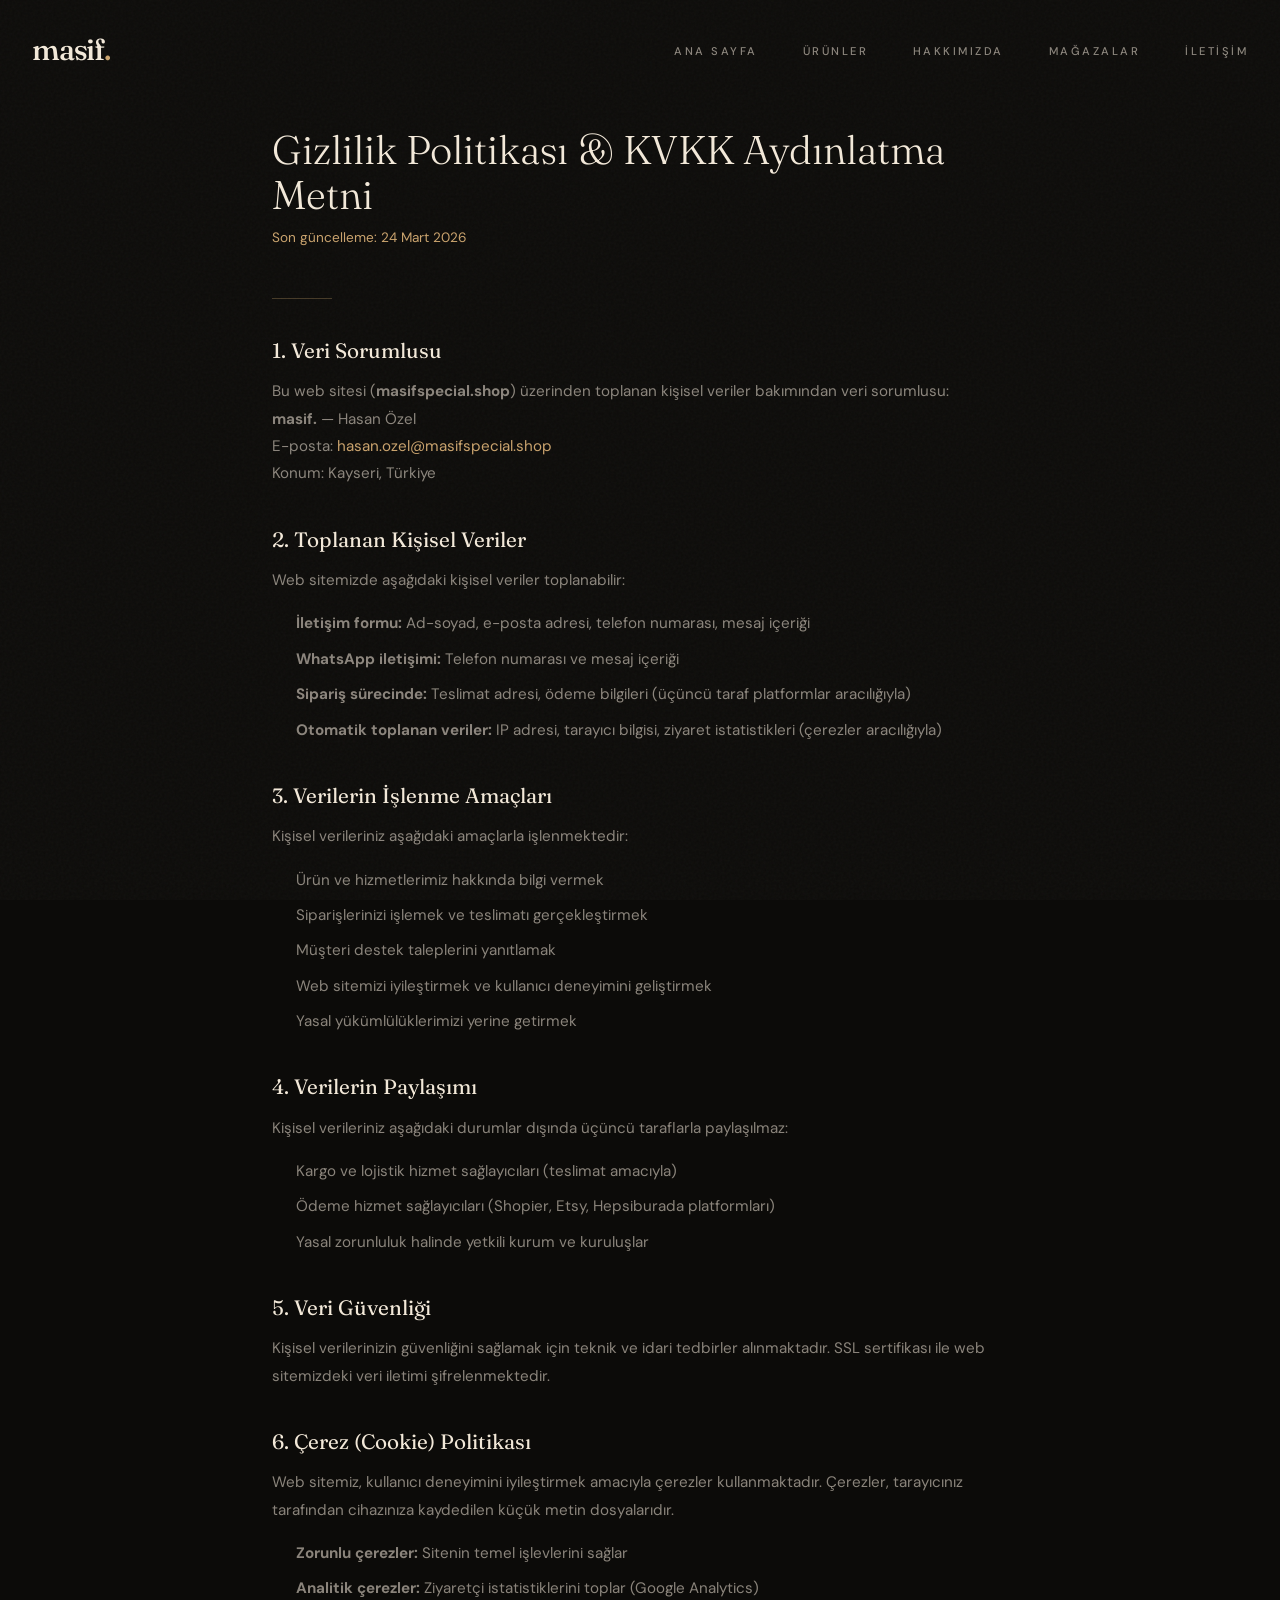
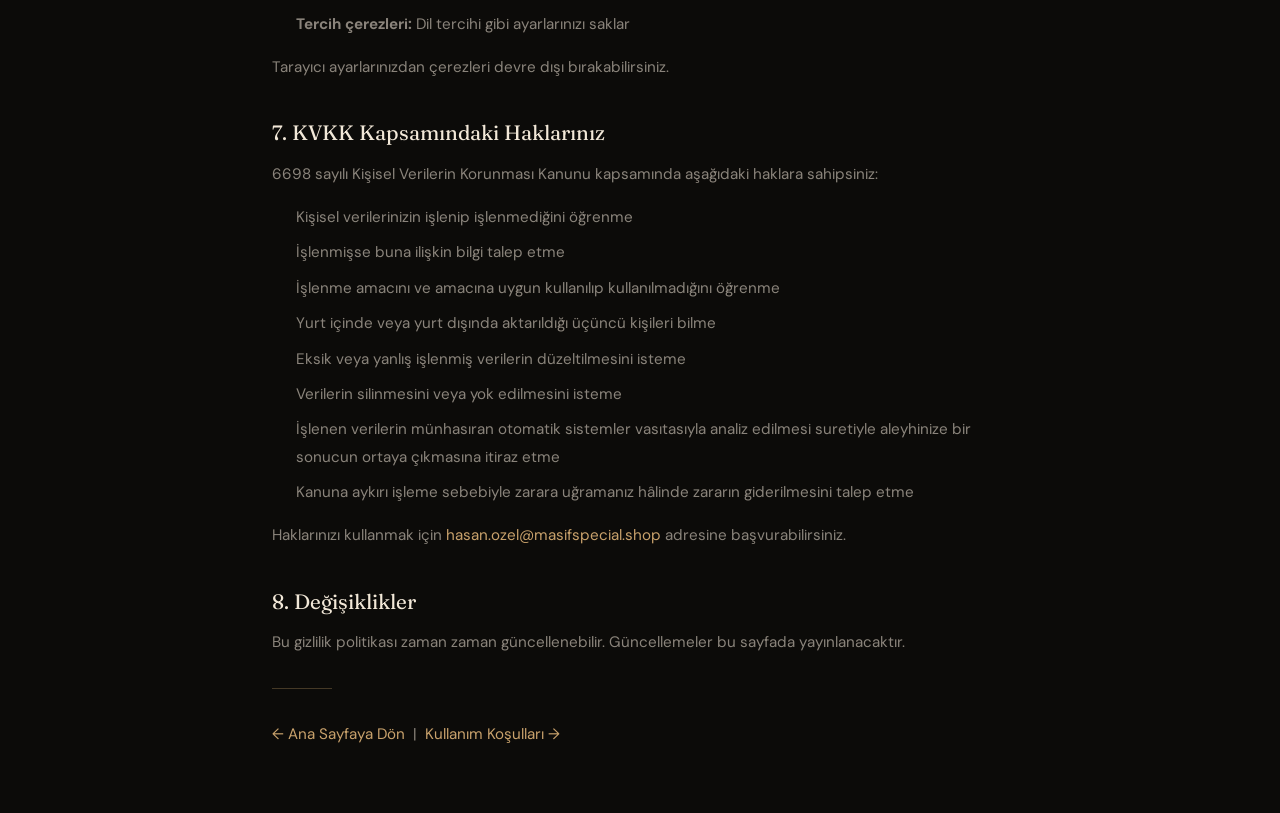
<file: gizlilik-politikasi.html>
<!doctype html>
<html lang="tr">
<head>
  <meta charset="UTF-8"/>
  <meta name="viewport" content="width=device-width, initial-scale=1.0"/>
  <title>Gizlilik Politikası — masif.</title>
  <meta name="description" content="masif. gizlilik politikası ve KVKK aydınlatma metni. Kişisel verilerin korunması hakkında bilgilendirme."/>
  <link rel="canonical" href="https://www.masifspecial.shop/gizlilik-politikasi.html"/>
  <link rel="preconnect" href="https://fonts.googleapis.com"/>
  <link rel="preconnect" href="https://fonts.gstatic.com" crossorigin/>
  <link href="https://fonts.googleapis.com/css2?family=Fraunces:ital,opsz,wght@0,9..144,300;0,9..144,400;0,9..144,500;1,9..144,300;1,9..144,400;1,9..144,500&family=DM+Sans:opsz,wght@9..40,300;9..40,400;9..40,500;9..40,600&display=swap" rel="stylesheet"/>
  <link rel="stylesheet" href="style.css"/>
  <style>
    .legal-page { padding: 8rem 2rem 4rem; max-width: 800px; margin: 0 auto; }
    .legal-page h1 { font-family: var(--font-display, 'Fraunces', serif); font-size: clamp(1.8rem, 4vw, 2.5rem); font-weight: 300; color: var(--text-primary, #f5f0eb); margin-bottom: 0.5rem; }
    .legal-page .last-updated { color: var(--accent, #c9a26c); font-size: 0.85rem; margin-bottom: 3rem; }
    .legal-page h2 { font-family: var(--font-display, 'Fraunces', serif); font-size: 1.3rem; font-weight: 400; color: var(--text-primary, #f5f0eb); margin: 2.5rem 0 1rem; }
    .legal-page p, .legal-page li { color: var(--text-secondary, rgba(245,240,235,0.6)); font-size: 0.95rem; line-height: 1.8; }
    .legal-page ul { padding-left: 1.5rem; margin: 1rem 0; }
    .legal-page li { margin-bottom: 0.5rem; }
    .legal-page a { color: var(--accent, #c9a26c); text-decoration: none; }
    .legal-page a:hover { text-decoration: underline; }
    .legal-divider { width: 60px; height: 1px; background: var(--accent, #c9a26c); margin: 2rem 0; opacity: 0.3; }
  </style>
</head>
<body>
  <nav class="navbar" id="navbar">
    <div class="container">
      <a href="index.html" class="logo">masif<span>.</span></a>
      <ul class="nav-links" id="navLinks">
        <li><a href="index.html">Ana Sayfa</a></li>
        <li><a href="index.html#urunler">Ürünler</a></li>
        <li><a href="index.html#hakkimizda">Hakkımızda</a></li>
        <li><a href="index.html#magazalar">Mağazalar</a></li>
        <li><a href="index.html#iletisim">İletişim</a></li>
      </ul>
      <button class="menu-toggle" id="menuToggle" aria-label="Menü">
        <span></span><span></span><span></span>
      </button>
    </div>
  </nav>
  <div class="nav-overlay" id="navOverlay"></div>

  <section class="legal-page">
    <h1>Gizlilik Politikası & KVKK Aydınlatma Metni</h1>
    <p class="last-updated">Son güncelleme: 24 Mart 2026</p>

    <div class="legal-divider"></div>

    <h2>1. Veri Sorumlusu</h2>
    <p>Bu web sitesi (<strong>masifspecial.shop</strong>) üzerinden toplanan kişisel veriler bakımından veri sorumlusu:</p>
    <p><strong>masif.</strong> — Hasan Özel<br/>
    E-posta: <a href="mailto:hasan.ozel@masifspecial.shop">hasan.ozel@masifspecial.shop</a><br/>
    Konum: Kayseri, Türkiye</p>

    <h2>2. Toplanan Kişisel Veriler</h2>
    <p>Web sitemizde aşağıdaki kişisel veriler toplanabilir:</p>
    <ul>
      <li><strong>İletişim formu:</strong> Ad-soyad, e-posta adresi, telefon numarası, mesaj içeriği</li>
      <li><strong>WhatsApp iletişimi:</strong> Telefon numarası ve mesaj içeriği</li>
      <li><strong>Sipariş sürecinde:</strong> Teslimat adresi, ödeme bilgileri (üçüncü taraf platformlar aracılığıyla)</li>
      <li><strong>Otomatik toplanan veriler:</strong> IP adresi, tarayıcı bilgisi, ziyaret istatistikleri (çerezler aracılığıyla)</li>
    </ul>

    <h2>3. Verilerin İşlenme Amaçları</h2>
    <p>Kişisel verileriniz aşağıdaki amaçlarla işlenmektedir:</p>
    <ul>
      <li>Ürün ve hizmetlerimiz hakkında bilgi vermek</li>
      <li>Siparişlerinizi işlemek ve teslimatı gerçekleştirmek</li>
      <li>Müşteri destek taleplerini yanıtlamak</li>
      <li>Web sitemizi iyileştirmek ve kullanıcı deneyimini geliştirmek</li>
      <li>Yasal yükümlülüklerimizi yerine getirmek</li>
    </ul>

    <h2>4. Verilerin Paylaşımı</h2>
    <p>Kişisel verileriniz aşağıdaki durumlar dışında üçüncü taraflarla paylaşılmaz:</p>
    <ul>
      <li>Kargo ve lojistik hizmet sağlayıcıları (teslimat amacıyla)</li>
      <li>Ödeme hizmet sağlayıcıları (Shopier, Etsy, Hepsiburada platformları)</li>
      <li>Yasal zorunluluk halinde yetkili kurum ve kuruluşlar</li>
    </ul>

    <h2>5. Veri Güvenliği</h2>
    <p>Kişisel verilerinizin güvenliğini sağlamak için teknik ve idari tedbirler alınmaktadır. SSL sertifikası ile web sitemizdeki veri iletimi şifrelenmektedir.</p>

    <h2>6. Çerez (Cookie) Politikası</h2>
    <p>Web sitemiz, kullanıcı deneyimini iyileştirmek amacıyla çerezler kullanmaktadır. Çerezler, tarayıcınız tarafından cihazınıza kaydedilen küçük metin dosyalarıdır.</p>
    <ul>
      <li><strong>Zorunlu çerezler:</strong> Sitenin temel işlevlerini sağlar</li>
      <li><strong>Analitik çerezler:</strong> Ziyaretçi istatistiklerini toplar (Google Analytics)</li>
      <li><strong>Tercih çerezleri:</strong> Dil tercihi gibi ayarlarınızı saklar</li>
    </ul>
    <p>Tarayıcı ayarlarınızdan çerezleri devre dışı bırakabilirsiniz.</p>

    <h2>7. KVKK Kapsamındaki Haklarınız</h2>
    <p>6698 sayılı Kişisel Verilerin Korunması Kanunu kapsamında aşağıdaki haklara sahipsiniz:</p>
    <ul>
      <li>Kişisel verilerinizin işlenip işlenmediğini öğrenme</li>
      <li>İşlenmişse buna ilişkin bilgi talep etme</li>
      <li>İşlenme amacını ve amacına uygun kullanılıp kullanılmadığını öğrenme</li>
      <li>Yurt içinde veya yurt dışında aktarıldığı üçüncü kişileri bilme</li>
      <li>Eksik veya yanlış işlenmiş verilerin düzeltilmesini isteme</li>
      <li>Verilerin silinmesini veya yok edilmesini isteme</li>
      <li>İşlenen verilerin münhasıran otomatik sistemler vasıtasıyla analiz edilmesi suretiyle aleyhinize bir sonucun ortaya çıkmasına itiraz etme</li>
      <li>Kanuna aykırı işleme sebebiyle zarara uğramanız hâlinde zararın giderilmesini talep etme</li>
    </ul>
    <p>Haklarınızı kullanmak için <a href="mailto:hasan.ozel@masifspecial.shop">hasan.ozel@masifspecial.shop</a> adresine başvurabilirsiniz.</p>

    <h2>8. Değişiklikler</h2>
    <p>Bu gizlilik politikası zaman zaman güncellenebilir. Güncellemeler bu sayfada yayınlanacaktır.</p>

    <div class="legal-divider"></div>
    <p><a href="index.html">← Ana Sayfaya Dön</a> &nbsp;|&nbsp; <a href="kullanim-kosullari.html">Kullanım Koşulları →</a></p>
  </section>

  <script src="script.js"></script>
</body>
</html>
</file>
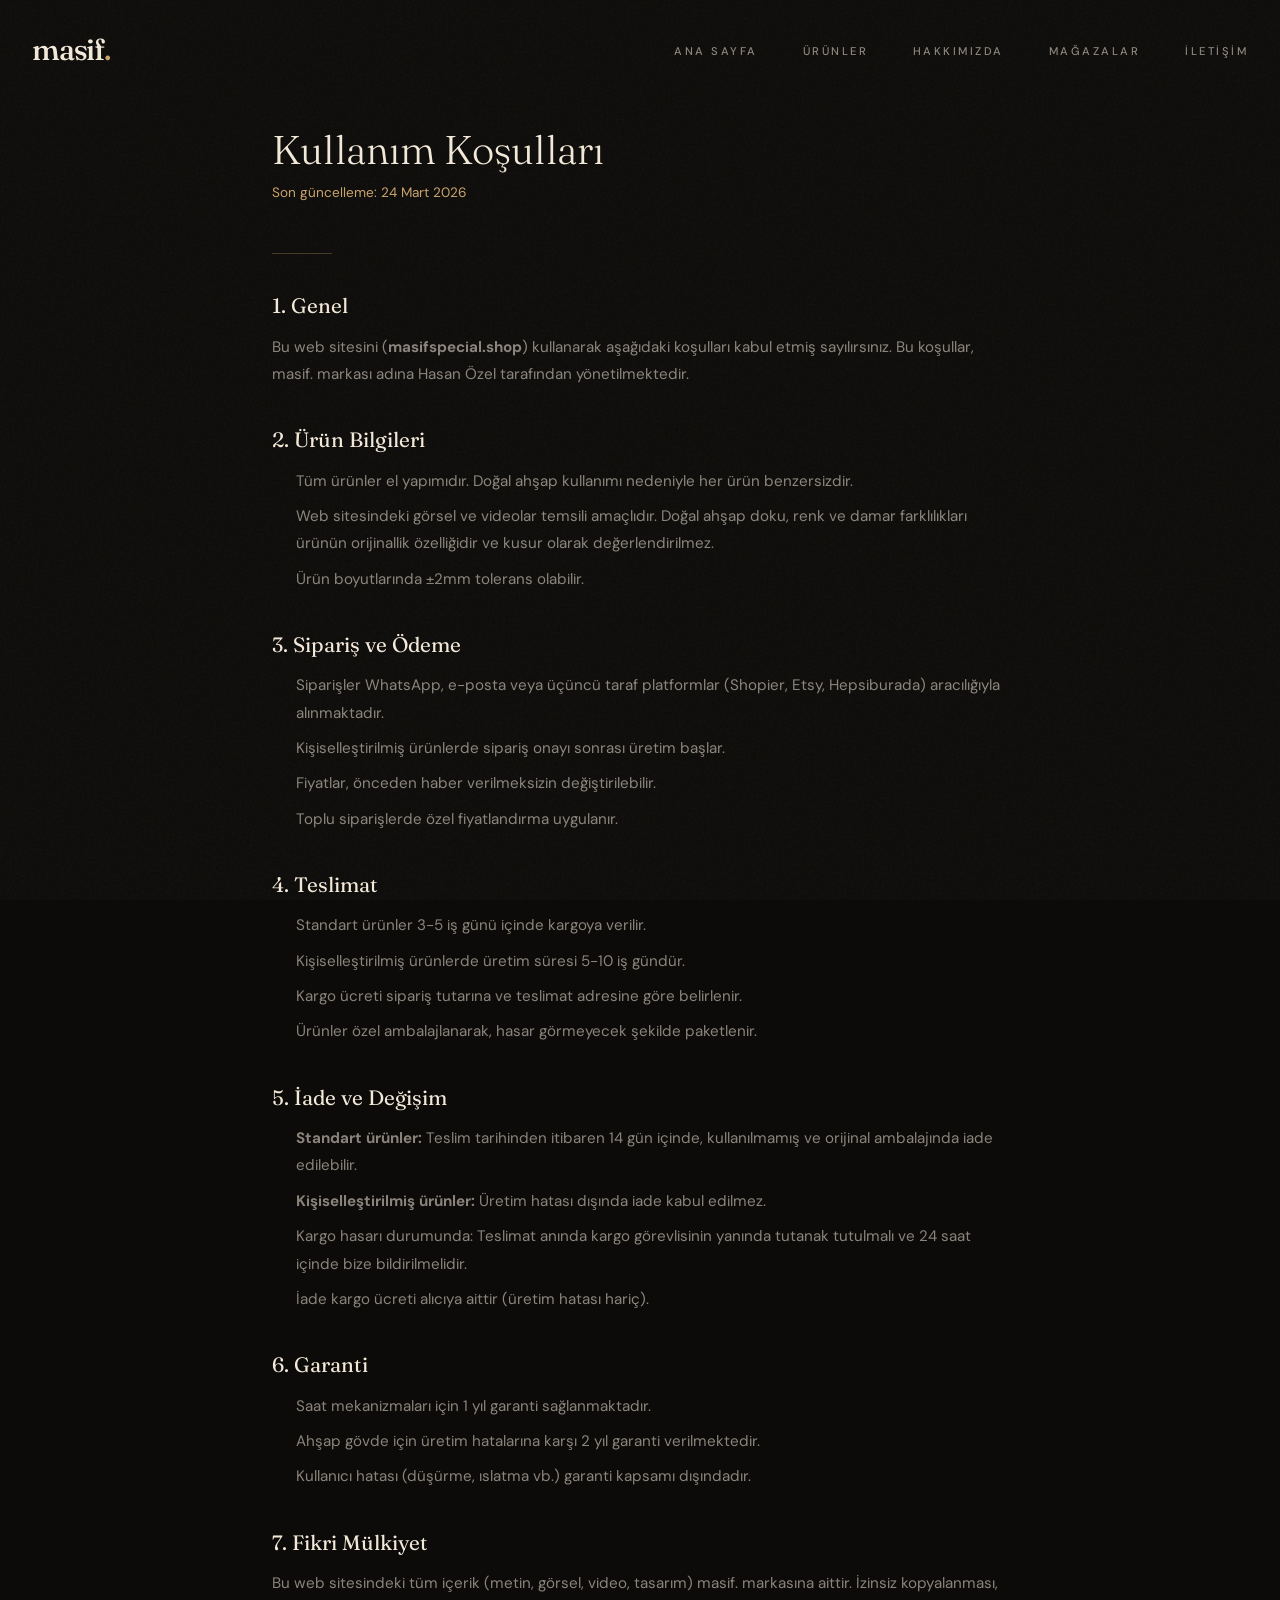
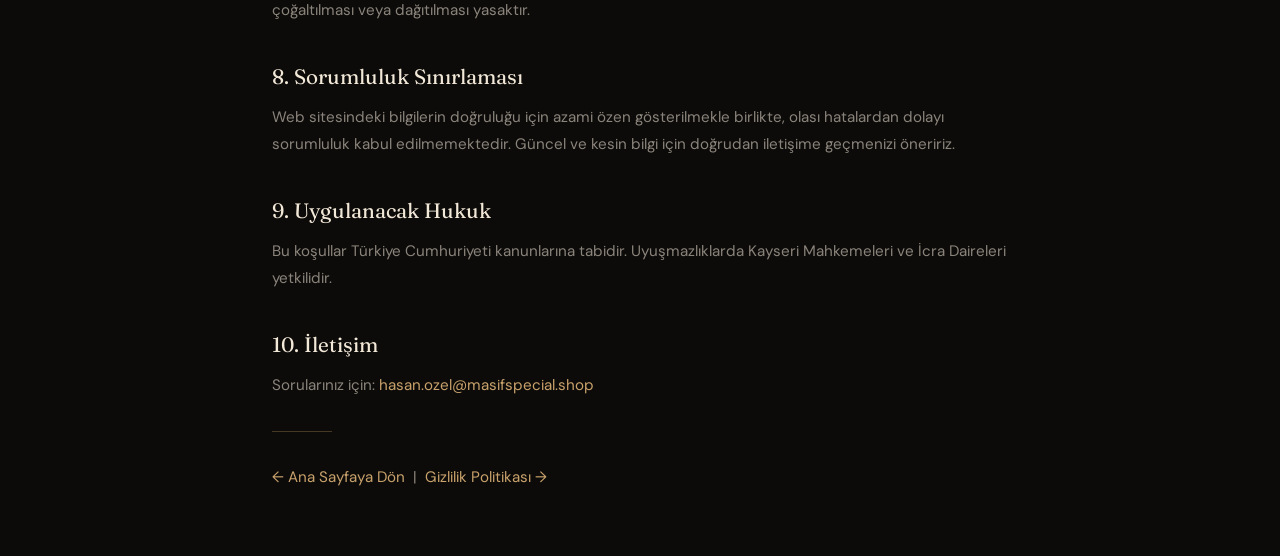
<file: kullanim-kosullari.html>
<!doctype html>
<html lang="tr">
<head>
  <meta charset="UTF-8"/>
  <meta name="viewport" content="width=device-width, initial-scale=1.0"/>
  <title>Kullanım Koşulları — masif.</title>
  <meta name="description" content="masif. web sitesi kullanım koşulları. Sipariş, teslimat, iade ve garanti politikalarımız."/>
  <link rel="canonical" href="https://www.masifspecial.shop/kullanim-kosullari.html"/>
  <link rel="preconnect" href="https://fonts.googleapis.com"/>
  <link rel="preconnect" href="https://fonts.gstatic.com" crossorigin/>
  <link href="https://fonts.googleapis.com/css2?family=Fraunces:ital,opsz,wght@0,9..144,300;0,9..144,400;0,9..144,500;1,9..144,300;1,9..144,400;1,9..144,500&family=DM+Sans:opsz,wght@9..40,300;9..40,400;9..40,500;9..40,600&display=swap" rel="stylesheet"/>
  <link rel="stylesheet" href="style.css"/>
  <style>
    .legal-page { padding: 8rem 2rem 4rem; max-width: 800px; margin: 0 auto; }
    .legal-page h1 { font-family: var(--font-display, 'Fraunces', serif); font-size: clamp(1.8rem, 4vw, 2.5rem); font-weight: 300; color: var(--text-primary, #f5f0eb); margin-bottom: 0.5rem; }
    .legal-page .last-updated { color: var(--accent, #c9a26c); font-size: 0.85rem; margin-bottom: 3rem; }
    .legal-page h2 { font-family: var(--font-display, 'Fraunces', serif); font-size: 1.3rem; font-weight: 400; color: var(--text-primary, #f5f0eb); margin: 2.5rem 0 1rem; }
    .legal-page p, .legal-page li { color: var(--text-secondary, rgba(245,240,235,0.6)); font-size: 0.95rem; line-height: 1.8; }
    .legal-page ul { padding-left: 1.5rem; margin: 1rem 0; }
    .legal-page li { margin-bottom: 0.5rem; }
    .legal-page a { color: var(--accent, #c9a26c); text-decoration: none; }
    .legal-page a:hover { text-decoration: underline; }
    .legal-divider { width: 60px; height: 1px; background: var(--accent, #c9a26c); margin: 2rem 0; opacity: 0.3; }
  </style>
</head>
<body>
  <nav class="navbar" id="navbar">
    <div class="container">
      <a href="index.html" class="logo">masif<span>.</span></a>
      <ul class="nav-links" id="navLinks">
        <li><a href="index.html">Ana Sayfa</a></li>
        <li><a href="index.html#urunler">Ürünler</a></li>
        <li><a href="index.html#hakkimizda">Hakkımızda</a></li>
        <li><a href="index.html#magazalar">Mağazalar</a></li>
        <li><a href="index.html#iletisim">İletişim</a></li>
      </ul>
      <button class="menu-toggle" id="menuToggle" aria-label="Menü">
        <span></span><span></span><span></span>
      </button>
    </div>
  </nav>
  <div class="nav-overlay" id="navOverlay"></div>

  <section class="legal-page">
    <h1>Kullanım Koşulları</h1>
    <p class="last-updated">Son güncelleme: 24 Mart 2026</p>

    <div class="legal-divider"></div>

    <h2>1. Genel</h2>
    <p>Bu web sitesini (<strong>masifspecial.shop</strong>) kullanarak aşağıdaki koşulları kabul etmiş sayılırsınız. Bu koşullar, masif. markası adına Hasan Özel tarafından yönetilmektedir.</p>

    <h2>2. Ürün Bilgileri</h2>
    <ul>
      <li>Tüm ürünler el yapımıdır. Doğal ahşap kullanımı nedeniyle her ürün benzersizdir.</li>
      <li>Web sitesindeki görsel ve videolar temsili amaçlıdır. Doğal ahşap doku, renk ve damar farklılıkları ürünün orijinallik özelliğidir ve kusur olarak değerlendirilmez.</li>
      <li>Ürün boyutlarında ±2mm tolerans olabilir.</li>
    </ul>

    <h2>3. Sipariş ve Ödeme</h2>
    <ul>
      <li>Siparişler WhatsApp, e-posta veya üçüncü taraf platformlar (Shopier, Etsy, Hepsiburada) aracılığıyla alınmaktadır.</li>
      <li>Kişiselleştirilmiş ürünlerde sipariş onayı sonrası üretim başlar.</li>
      <li>Fiyatlar, önceden haber verilmeksizin değiştirilebilir.</li>
      <li>Toplu siparişlerde özel fiyatlandırma uygulanır.</li>
    </ul>

    <h2>4. Teslimat</h2>
    <ul>
      <li>Standart ürünler 3-5 iş günü içinde kargoya verilir.</li>
      <li>Kişiselleştirilmiş ürünlerde üretim süresi 5-10 iş gündür.</li>
      <li>Kargo ücreti sipariş tutarına ve teslimat adresine göre belirlenir.</li>
      <li>Ürünler özel ambalajlanarak, hasar görmeyecek şekilde paketlenir.</li>
    </ul>

    <h2>5. İade ve Değişim</h2>
    <ul>
      <li><strong>Standart ürünler:</strong> Teslim tarihinden itibaren 14 gün içinde, kullanılmamış ve orijinal ambalajında iade edilebilir.</li>
      <li><strong>Kişiselleştirilmiş ürünler:</strong> Üretim hatası dışında iade kabul edilmez.</li>
      <li>Kargo hasarı durumunda: Teslimat anında kargo görevlisinin yanında tutanak tutulmalı ve 24 saat içinde bize bildirilmelidir.</li>
      <li>İade kargo ücreti alıcıya aittir (üretim hatası hariç).</li>
    </ul>

    <h2>6. Garanti</h2>
    <ul>
      <li>Saat mekanizmaları için 1 yıl garanti sağlanmaktadır.</li>
      <li>Ahşap gövde için üretim hatalarına karşı 2 yıl garanti verilmektedir.</li>
      <li>Kullanıcı hatası (düşürme, ıslatma vb.) garanti kapsamı dışındadır.</li>
    </ul>

    <h2>7. Fikri Mülkiyet</h2>
    <p>Bu web sitesindeki tüm içerik (metin, görsel, video, tasarım) masif. markasına aittir. İzinsiz kopyalanması, çoğaltılması veya dağıtılması yasaktır.</p>

    <h2>8. Sorumluluk Sınırlaması</h2>
    <p>Web sitesindeki bilgilerin doğruluğu için azami özen gösterilmekle birlikte, olası hatalardan dolayı sorumluluk kabul edilmemektedir. Güncel ve kesin bilgi için doğrudan iletişime geçmenizi öneririz.</p>

    <h2>9. Uygulanacak Hukuk</h2>
    <p>Bu koşullar Türkiye Cumhuriyeti kanunlarına tabidir. Uyuşmazlıklarda Kayseri Mahkemeleri ve İcra Daireleri yetkilidir.</p>

    <h2>10. İletişim</h2>
    <p>Sorularınız için: <a href="mailto:hasan.ozel@masifspecial.shop">hasan.ozel@masifspecial.shop</a></p>

    <div class="legal-divider"></div>
    <p><a href="index.html">← Ana Sayfaya Dön</a> &nbsp;|&nbsp; <a href="gizlilik-politikasi.html">Gizlilik Politikası →</a></p>
  </section>

  <script src="script.js"></script>
</body>
</html>
</file>
<file: style.css>
/* ================================================================
   MASIF SPECIAL — OBSIDIAN & AMBER LUXURY DESIGN SYSTEM
   Typography : Fraunces (display) × DM Sans (body)
   Palette    : Obsidian Black × Warm Cream × Amber Gold
   Mood       : High-end watch brand / cognac label / editorial luxury
================================================================ */

/* ── Custom Properties ────────────────────────────────────────── */
:root {
  /* Surfaces */
  --bg-primary:    #0c0b09;
  --bg-secondary:  #121008;
  --bg-card:       #191610;
  --bg-card-hover: #211d13;
  --surface:       #272011;
  --surface-dark:  #0c0b09;

  /* Accent — warm amber / aged gold */
  --accent:        #c9a26c;
  --accent-mid:    #b08548;
  --accent-warm:   #dbb87a;
  --accent-gold:   #c9a26c;
  --accent-light:  rgba(201,162,108,.10);
  --accent-glow:   rgba(201,162,108,.22);

  /* Text */
  --text-primary:   #f2e8d8;
  --text-secondary: rgba(242,232,216,.55);
  --text-muted:     rgba(242,232,216,.30);
  --text-on-dark:   #f2e8d8;

  /* Borders */
  --border:        rgba(201,162,108,.10);
  --border-hover:  rgba(201,162,108,.38);
  --border-strong: rgba(201,162,108,.16);

  /* Shadows — deep, warm-tinted */
  --shadow-xs: 0 1px 4px rgba(0,0,0,.35);
  --shadow-sm: 0 2px 12px rgba(0,0,0,.42), 0 1px 4px rgba(0,0,0,.26);
  --shadow:    0 8px 32px rgba(0,0,0,.52), 0 2px 8px rgba(0,0,0,.32);
  --shadow-lg: 0 20px 60px rgba(0,0,0,.62), 0 6px 20px rgba(0,0,0,.36);
  --shadow-xl: 0 40px 80px rgba(0,0,0,.72), 0 12px 32px rgba(0,0,0,.42);

  /* Glass */
  --glass:        rgba(12,11,9,.90);
  --glass-border: rgba(201,162,108,.14);

  /* Fonts */
  --font-display: 'Fraunces', 'Georgia', serif;
  --font-body:    'DM Sans', 'Helvetica Neue', sans-serif;

  /* Shape */
  --radius:    6px;
  --radius-lg: 14px;
  --radius-xl: 22px;

  /* Motion */
  --ease:            cubic-bezier(.25,.46,.45,.94);
  --ease-spring:     cubic-bezier(.34,1.56,.64,1);
  --transition:      .42s cubic-bezier(.25,.46,.45,.94);
  --transition-fast: .20s cubic-bezier(.25,.46,.45,.94);
}

/* ── Reset ────────────────────────────────────────────────────── */
*, *::before, *::after { margin:0; padding:0; box-sizing:border-box; }

html {
  scroll-behavior: smooth;
  font-size: 16px;
  scroll-padding-top: 80px;
}

body {
  font-family: var(--font-body);
  background: var(--bg-primary);
  color: var(--text-primary);
  line-height: 1.75;
  overflow-x: hidden;
  -webkit-font-smoothing: antialiased;
  -moz-osx-font-smoothing: grayscale;
}

/* Persistent grain overlay — gives depth and luxury feel */
body::before {
  content: '';
  position: fixed;
  inset: 0;
  background-image: url("data:image/svg+xml,%3Csvg viewBox='0 0 512 512' xmlns='http://www.w3.org/2000/svg'%3E%3Cfilter id='g'%3E%3CfeTurbulence type='fractalNoise' baseFrequency='.68' numOctaves='4' stitchTiles='stitch'/%3E%3C/filter%3E%3Crect width='100%25' height='100%25' filter='url(%23g)'/%3E%3C/svg%3E");
  opacity: .038;
  pointer-events: none;
  z-index: 9997;
  mix-blend-mode: screen;
}

img { max-width:100%; display:block; }
a   { text-decoration:none; color:inherit; }
ul  { list-style:none; }

/* ── Scrollbar ─────────────────────────────────────────────────── */
::-webkit-scrollbar       { width: 5px; }
::-webkit-scrollbar-track { background: var(--bg-secondary); }
::-webkit-scrollbar-thumb { background: var(--accent-mid); border-radius: 3px; }
::-webkit-scrollbar-thumb:hover { background: var(--accent); }

/* ── Typography ────────────────────────────────────────────────── */
h1,h2,h3,h4 {
  font-family: var(--font-display);
  font-weight: 400;
  line-height: 1.12;
  color: var(--text-primary);
}

.section-badge {
  display: inline-flex;
  align-items: center;
  gap: 14px;
  font-family: var(--font-body);
  font-size: .63rem;
  font-weight: 600;
  letter-spacing: 5px;
  text-transform: uppercase;
  color: var(--accent);
  margin-bottom: 1.3rem;
}
.section-badge::before {
  content: '';
  width: 32px;
  height: 1px;
  background: var(--accent);
  flex-shrink: 0;
  opacity: .8;
}

.section-title {
  font-size: clamp(2.2rem, 4vw, 3.5rem);
  font-weight: 400;
  letter-spacing: -.03em;
  color: var(--text-primary);
  margin-bottom: 1.1rem;
  line-height: 1.1;
}

.section-subtitle {
  font-size: 1rem;
  font-weight: 300;
  color: var(--text-secondary);
  max-width: 530px;
  line-height: 1.9;
}

/* ── Container ─────────────────────────────────────────────────── */
.container {
  max-width: 1280px;
  margin: 0 auto;
  padding: 0 2rem;
}

/* ── Sections ──────────────────────────────────────────────────── */
section { padding: 120px 0; }

/* Fine amber top-border on every section */
section + section::before,
.showcase-section::before,
#hakkimizda::before,
#magazalar::before,
#iletisim::before,
#urunler::before {
  content: '';
  position: absolute;
  top: 0; left: 0; right: 0;
  height: 1px;
  background: linear-gradient(90deg,
    transparent 0%,
    var(--border-strong) 30%,
    var(--accent) 50%,
    var(--border-strong) 70%,
    transparent 100%
  );
  opacity: .45;
}
section { position: relative; }

/* ── Reveal Animation ──────────────────────────────────────────── */
.reveal {
  opacity: 0;
  transform: translateY(30px);
  transition: opacity .85s var(--ease), transform .85s var(--ease);
}
.reveal.active          { opacity:1; transform:translateY(0); }
.reveal-delay-1         { transition-delay: .10s; }
.reveal-delay-2         { transition-delay: .21s; }
.reveal-delay-3         { transition-delay: .33s; }
.reveal-delay-4         { transition-delay: .45s; }
.reveal-delay-5         { transition-delay: .57s; }


/* ================================================================
   NAVBAR
================================================================ */
.navbar {
  position: fixed;
  top: 0; left: 0; right: 0;
  z-index: 1000;
  padding: 1.5rem 0;
  transition: var(--transition);
}

.navbar.scrolled {
  background: var(--glass);
  backdrop-filter: blur(20px) saturate(180%);
  -webkit-backdrop-filter: blur(20px) saturate(180%);
  border-bottom: 1px solid var(--glass-border);
  padding: .9rem 0;
  box-shadow: var(--shadow-sm);
}

.navbar .container {
  display: flex;
  align-items: center;
  justify-content: space-between;
}

.logo {
  font-family: var(--font-display);
  font-size: 1.85rem;
  font-weight: 500;
  letter-spacing: -.04em;
  color: var(--text-on-dark);
  transition: var(--transition-fast);
}
.logo span { color: var(--accent-gold); }

.nav-links {
  display: flex;
  align-items: center;
  gap: 2.8rem;
}

.nav-links a {
  font-family: var(--font-body);
  font-size: .70rem;
  font-weight: 500;
  letter-spacing: 2.5px;
  text-transform: uppercase;
  color: rgba(242,232,216,.55);
  transition: color var(--transition-fast);
  position: relative;
}
.nav-links a::after {
  content: '';
  position: absolute;
  bottom: -4px; left: 0;
  width: 0; height: 1px;
  background: var(--accent);
  transition: width var(--transition-fast);
}
.nav-links a:hover,
.nav-links a.active          { color: var(--accent); }
.nav-links a:hover::after,
.nav-links a.active::after   { width: 100%; }

/* Mobile toggle */
.menu-toggle {
  display: none;
  flex-direction: column;
  gap: 5px;
  cursor: pointer;
  background: none;
  border: none;
  padding: 4px;
  z-index: 1001;
}
.menu-toggle span {
  width: 24px; height: 1px;
  background: var(--text-on-dark);
  transition: var(--transition-fast);
  transform-origin: center;
}
.menu-toggle.active span:nth-child(1) { transform: rotate(45deg) translate(4px,4.5px); }
.menu-toggle.active span:nth-child(2) { opacity: 0; }
.menu-toggle.active span:nth-child(3) { transform: rotate(-45deg) translate(4px,-4.5px); }

/* Language Toggle */
.lang-toggle {
  display: flex;
  align-items: center;
  gap: 2px;
  background: rgba(201,162,108,.08);
  border: 1px solid rgba(201,162,108,.15);
  border-radius: 999px;
  padding: 3px;
  margin-left: 1.5rem;
}
.lang-toggle-btn {
  background: none;
  border: none;
  color: var(--text-secondary);
  font-family: var(--font-body);
  font-size: .65rem;
  font-weight: 600;
  letter-spacing: 1.5px;
  padding: 5px 12px;
  border-radius: 999px;
  cursor: pointer;
  transition: all .25s ease;
}
.lang-toggle-btn.active {
  background: var(--accent);
  color: var(--bg-primary);
}
.lang-toggle-btn:hover:not(.active) {
  color: var(--accent);
}


/* ================================================================
   HERO
================================================================ */
.hero {
  position: relative;
  min-height: 100vh;
  display: flex;
  align-items: center;
  overflow: hidden;
  padding: 0;
}

.hero-bg {
  position: absolute;
  inset: 0;
  z-index: 0;
}
.hero-bg img {
  width: 100%; height: 100%;
  object-fit: cover;
  filter: brightness(.70) saturate(1);
}

/* Cinematic overlay: deep dark + amber warmth radiating from left */
.hero-bg::after {
  content: '';
  position: absolute;
  inset: 0;
  background:
    radial-gradient(ellipse 70% 70% at 10% 60%, rgba(201,162,108,.18) 0%, transparent 60%),
    radial-gradient(ellipse 50% 50% at 90% 10%, rgba(201,162,108,.06) 0%, transparent 55%),
    linear-gradient(125deg,
      rgba(12,11,9,.96) 0%,
      rgba(12,11,9,.58) 42%,
      rgba(12,11,9,.82) 100%
    );
}

/* Extra grain on hero */
.hero::after {
  content: '';
  position: absolute;
  inset: 0;
  background-image: url("data:image/svg+xml,%3Csvg viewBox='0 0 512 512' xmlns='http://www.w3.org/2000/svg'%3E%3Cfilter id='n'%3E%3CfeTurbulence type='fractalNoise' baseFrequency='.78' numOctaves='4' stitchTiles='stitch'/%3E%3C/filter%3E%3Crect width='100%25' height='100%25' filter='url(%23n)'/%3E%3C/svg%3E");
  opacity: .055;
  pointer-events: none;
  z-index: 1;
  mix-blend-mode: overlay;
}

.hero-content {
  position: relative;
  z-index: 2;
  max-width: 720px;
  padding: 0 2rem;
  margin-left: 9%;
}

.hero-badge {
  display: inline-flex;
  align-items: center;
  gap: 16px;
  font-family: var(--font-body);
  font-size: .62rem;
  font-weight: 600;
  letter-spacing: 6px;
  text-transform: uppercase;
  color: var(--accent);
  margin-bottom: 2.2rem;
  opacity: 0;
  transform: translateY(18px);
  animation: heroUp 1.3s .2s forwards;
}
.hero-badge::before {
  content: '';
  width: 44px; height: 1px;
  background: var(--accent);
  opacity: .75;
}

.hero h1 {
  font-family: var(--font-display);
  font-size: clamp(3rem, 6.5vw, 5.8rem);
  font-weight: 400;
  line-height: 1.06;
  letter-spacing: -.03em;
  color: var(--text-primary);
  margin-bottom: 1.8rem;
  opacity: 0;
  transform: translateY(32px);
  animation: heroUp 1.3s .45s forwards;
}
.hero h1 em {
  font-style: italic;
  color: var(--accent);
  font-weight: 300;
}

.hero-description {
  font-family: var(--font-body);
  font-size: 1.05rem;
  font-weight: 300;
  color: rgba(242,232,216,.60);
  line-height: 1.95;
  margin-bottom: 3rem;
  max-width: 500px;
  opacity: 0;
  transform: translateY(28px);
  animation: heroUp 1.3s .75s forwards;
}

.hero-cta {
  display: inline-flex;
  align-items: center;
  gap: 16px;
  padding: 16px 42px;
  background: transparent;
  border: 1px solid rgba(201,162,108,.50);
  color: var(--accent);
  font-family: var(--font-body);
  font-size: .68rem;
  font-weight: 500;
  letter-spacing: 4px;
  text-transform: uppercase;
  cursor: pointer;
  transition: color var(--transition), border-color var(--transition);
  opacity: 0;
  transform: translateY(28px);
  animation: heroUp 1.3s 1.1s forwards;
  position: relative;
  overflow: hidden;
}
.hero-cta::before {
  content: '';
  position: absolute;
  inset: 0;
  background: var(--accent);
  transform: scaleX(0);
  transform-origin: left;
  transition: transform .48s var(--ease);
}
.hero-cta:hover::before  { transform: scaleX(1); }
.hero-cta:hover          { color: var(--bg-primary); border-color: var(--accent); }
.hero-cta span,
.hero-cta svg            { position: relative; z-index: 1; }
.hero-cta svg            { width:16px; height:16px; transition: transform var(--transition-fast); }
.hero-cta:hover svg      { transform: translateX(5px); }

.hero-scroll {
  position: absolute;
  bottom: 46px; left: 50%;
  transform: translateX(-50%);
  z-index: 2;
  display: flex;
  flex-direction: column;
  align-items: center;
  gap: 11px;
  color: rgba(242,232,216,.28);
  font-family: var(--font-body);
  font-size: .55rem;
  letter-spacing: 4.5px;
  text-transform: uppercase;
  animation: scrollFloat 2.8s ease-in-out infinite;
}
.hero-scroll-line {
  width: 1px; height: 48px;
  background: linear-gradient(to bottom, rgba(201,162,108,.55), transparent);
}

@keyframes heroUp    { to { opacity:1; transform:translateY(0); } }
@keyframes scrollFloat {
  0%,100% { transform: translateX(-50%) translateY(0); }
  50%     { transform: translateX(-50%) translateY(9px); }
}


/* ================================================================
   PRODUCTS / GALLERY
================================================================ */
#urunler { background: var(--bg-primary); }

.products-header {
  text-align: center;
  margin-bottom: 4.5rem;
}
.products-header .section-badge  { justify-content: center; }
.products-header .section-badge::before { display: none; }
.products-header .section-subtitle { margin: 0 auto; }

.products-grid {
  display: grid;
  grid-template-columns: repeat(3,1fr);
  gap: 1.1rem;
}

.product-card {
  position: relative;
  border-radius: var(--radius-lg);
  overflow: hidden;
  cursor: pointer;
  aspect-ratio: 1;
  transition: var(--transition);
  box-shadow: var(--shadow-sm);
}
.product-card:nth-child(1) {
  grid-column: span 2;
  grid-row:    span 2;
  aspect-ratio: auto;
  border-radius: var(--radius-xl);
}
.product-card:hover {
  transform: translateY(-4px);
  box-shadow: var(--shadow-lg), 0 0 0 1px var(--border-hover);
}
.product-card img {
  width: 100%; height: 100%;
  object-fit: cover;
  transition: transform .95s var(--ease);
}
.product-card:hover img { transform: scale(1.07); }

.product-overlay {
  position: absolute;
  inset: 0;
  background: linear-gradient(
    to top,
    rgba(12,11,9,.90) 0%,
    rgba(12,11,9,.14) 48%,
    transparent 100%
  );
  display: flex;
  flex-direction: column;
  justify-content: flex-end;
  padding: 2.2rem;
  transition: var(--transition);
}
.product-card:hover .product-overlay {
  background: linear-gradient(
    to top,
    rgba(12,11,9,.96) 0%,
    rgba(201,162,108,.06) 55%,
    transparent 100%
  );
}

.product-category {
  font-family: var(--font-body);
  font-size: .58rem;
  font-weight: 600;
  letter-spacing: 4.5px;
  text-transform: uppercase;
  color: var(--accent);
  margin-bottom: .5rem;
}
.product-name {
  font-family: var(--font-display);
  font-size: 1.5rem;
  font-weight: 400;
  color: var(--text-primary);
  margin-bottom: .5rem;
  letter-spacing: -.015em;
  line-height: 1.2;
}
.product-card:nth-child(1) .product-name { font-size: 2.1rem; }

.product-desc {
  font-family: var(--font-body);
  font-size: .83rem;
  font-weight: 300;
  color: rgba(242,232,216,.65);
  line-height: 1.65;
  max-width: 88%;
  margin-bottom: 1.2rem;
  opacity: 0;
  transform: translateY(8px);
  transition: opacity .38s var(--ease), transform .38s var(--ease);
}
.product-card:hover .product-desc { opacity:1; transform:translateY(0); }

.product-link {
  display: inline-flex;
  align-items: center;
  gap: 6px;
  color: var(--accent);
  font-family: var(--font-body);
  font-size: .66rem;
  font-weight: 600;
  text-transform: uppercase;
  letter-spacing: 3px;
  transition: gap var(--transition-fast), opacity var(--transition-fast);
  opacity: .8;
}
.product-link:hover { opacity:1; gap:10px; }


/* ================================================================
   SHOWCASE GALLERY
================================================================ */
.showcase-section {
  background: var(--bg-secondary);
  position: relative;
  overflow: hidden;
}
.showcase-section.showcase-alt { background: var(--bg-primary); }

/* Ambient warm orb */
.showcase-section::after {
  content: '';
  position: absolute;
  top: -100px; left: 50%;
  transform: translateX(-50%);
  width: 700px; height: 450px;
  background: radial-gradient(ellipse, rgba(201,162,108,.055) 0%, transparent 70%);
  pointer-events: none;
  z-index: 0;
}

.showcase-header {
  text-align: center;
  margin-bottom: 3.8rem;
  position: relative;
  z-index: 1;
}
.showcase-header .section-badge  { justify-content: center; }
.showcase-header .section-badge::before { display: none; }
.showcase-header .section-subtitle { margin: 0 auto; }

.showcase-gallery {
  position: relative;
  z-index: 1;
  display: flex;
  align-items: center;
  gap: 1.1rem;
}

.showcase-track-wrapper {
  overflow: hidden;
  border-radius: var(--radius-lg);
  flex: 1;
}

.showcase-track {
  display: flex;
  gap: 1.1rem;
  transition: transform .65s var(--ease);
  cursor: grab;
}
.showcase-track:active { cursor: grabbing; }

.showcase-slide {
  flex: 0 0 calc(33.333% - .73rem);
  border-radius: var(--radius-lg);
  overflow: hidden;
  cursor: pointer;
  position: relative;
  box-shadow: var(--shadow-sm);
  transition: var(--transition);
  border: 1px solid var(--border);
}
.showcase-slide:hover {
  box-shadow: var(--shadow), 0 0 0 1px var(--border-hover);
  transform: translateY(-3px);
}
.showcase-slide img {
  width: 100%; height: 360px;
  object-fit: cover;
  transition: transform .75s var(--ease);
  display: block;
}
.showcase-slide:hover img { transform: scale(1.06); }

/* Bottom fade on hover */
.showcase-slide::after {
  content: '';
  position: absolute;
  inset: 0;
  background: linear-gradient(to top, rgba(12,11,9,.42) 0%, transparent 45%);
  opacity: 0;
  transition: opacity .4s;
  border-radius: var(--radius-lg);
  pointer-events: none;
}
.showcase-slide:hover::after { opacity:1; }

.showcase-nav {
  width: 52px; height: 52px;
  border-radius: 50%;
  border: 1px solid var(--border-strong);
  background: var(--bg-card);
  color: var(--text-secondary);
  display: flex;
  align-items: center;
  justify-content: center;
  cursor: pointer;
  transition: var(--transition);
  flex-shrink: 0;
  z-index: 2;
  box-shadow: var(--shadow-sm);
}
.showcase-nav:hover {
  background: var(--accent);
  border-color: var(--accent);
  color: var(--bg-primary);
  box-shadow: 0 8px 28px var(--accent-glow);
  transform: scale(1.06);
}
.showcase-nav:active { transform: scale(.95); }
.showcase-nav svg    { width:20px; height:20px; }

.showcase-dots {
  display: flex;
  justify-content: center;
  gap: 8px;
  margin-top: 2.4rem;
  position: relative;
  z-index: 1;
}
.showcase-dot {
  width: 7px; height: 7px;
  border-radius: 50%;
  background: var(--border-strong);
  border: none;
  cursor: pointer;
  transition: var(--transition);
  padding: 0;
}
.showcase-dot.active {
  background: var(--accent);
  width: 28px;
  border-radius: 4px;
}


/* ================================================================
   ABOUT
================================================================ */
#hakkimizda {
  background: var(--bg-primary);
  overflow: hidden;
}

/* Ambient orb — top right */
#hakkimizda::after {
  content: '';
  position: absolute;
  top: -160px; right: -160px;
  width: 560px; height: 560px;
  background: radial-gradient(circle, rgba(201,162,108,.08) 0%, transparent 65%);
  pointer-events: none;
}

.about-grid {
  display: grid;
  grid-template-columns: 1fr 1fr;
  gap: 5.5rem;
  align-items: center;
  position: relative;
  z-index: 1;
}

.about-image {
  position: relative;
  border-radius: var(--radius-xl);
  overflow: visible;
}
.about-image img {
  width: 100%; height: 530px;
  object-fit: cover;
  border-radius: var(--radius-xl);
  transition: transform .95s var(--ease);
  box-shadow: var(--shadow-lg);
  border: 1px solid var(--border);
}
.about-image:hover img { transform: scale(1.022); }

/* Decorative amber frame corner */
.about-image-accent {
  position: absolute;
  bottom: -20px; right: -20px;
  width: 140px; height: 140px;
  border: 1.5px solid var(--accent);
  border-radius: var(--radius-lg);
  opacity: .22;
  pointer-events: none;
}

.about-text p {
  color: var(--text-secondary);
  margin-bottom: 1.6rem;
  font-size: 1rem;
  font-weight: 300;
  line-height: 1.95;
}

.about-stats {
  display: grid;
  grid-template-columns: repeat(3,1fr);
  gap: 2rem;
  margin-top: 3.2rem;
  padding-top: 3.2rem;
  border-top: 1px solid var(--border);
}
.stat-item { text-align: center; }
.stat-number {
  font-family: var(--font-display);
  font-size: 2.9rem;
  font-weight: 400;
  color: var(--accent);
  display: block;
  line-height: 1;
  margin-bottom: .55rem;
  letter-spacing: -.025em;
}
.stat-label {
  font-family: var(--font-body);
  font-size: .63rem;
  font-weight: 600;
  letter-spacing: 3.5px;
  text-transform: uppercase;
  color: var(--text-muted);
}


/* ================================================================
   STORES
================================================================ */
#magazalar {
  background: var(--bg-secondary);
}

.stores-header {
  text-align: center;
  margin-bottom: 4.5rem;
}
.stores-header .section-badge  { justify-content: center; }
.stores-header .section-badge::before { display: none; }
.stores-header .section-subtitle { margin: 0 auto; }

.stores-grid {
  display: grid;
  grid-template-columns: repeat(2,1fr);
  gap: 1.1rem;
}

.store-card {
  background: var(--bg-card);
  border: 1px solid var(--border);
  border-radius: var(--radius-lg);
  padding: 2.6rem;
  display: flex;
  align-items: center;
  gap: 2rem;
  transition: var(--transition);
  cursor: pointer;
  text-decoration: none;
  box-shadow: var(--shadow-xs);
  position: relative;
  overflow: hidden;
}

/* Amber wash on hover */
.store-card::before {
  content: '';
  position: absolute;
  inset: 0;
  background: linear-gradient(135deg, rgba(201,162,108,.07), transparent 60%);
  opacity: 0;
  transition: opacity var(--transition);
}
.store-card:hover::before  { opacity:1; }
.store-card:hover {
  border-color: var(--border-hover);
  transform: translateY(-5px);
  box-shadow: var(--shadow-lg), 0 0 0 1px var(--border-hover);
}
.store-card:active { transform: translateY(-2px); }

.store-icon {
  width: 68px; height: 68px;
  border-radius: var(--radius-lg);
  background: var(--accent-light);
  border: 1px solid var(--border);
  display: flex;
  align-items: center;
  justify-content: center;
  flex-shrink: 0;
  transition: var(--transition);
}
.store-card:hover .store-icon {
  background: var(--accent);
  border-color: var(--accent);
  box-shadow: 0 8px 28px var(--accent-glow);
}
.store-icon svg {
  width: 26px; height: 26px;
  color: var(--accent);
  transition: color var(--transition);
}
.store-card:hover .store-icon svg { color: var(--bg-primary); }

.store-info { flex:1; position:relative; }

.store-name {
  font-family: var(--font-display);
  font-size: 1.35rem;
  font-weight: 400;
  color: var(--text-primary);
  margin-bottom: .32rem;
  letter-spacing: -.015em;
}
.store-description {
  font-family: var(--font-body);
  font-size: .87rem;
  font-weight: 300;
  color: var(--text-secondary);
  margin-bottom: .85rem;
  line-height: 1.65;
}
.store-link {
  font-family: var(--font-body);
  font-size: .66rem;
  font-weight: 600;
  letter-spacing: 3px;
  text-transform: uppercase;
  color: var(--accent);
  display: inline-flex;
  align-items: center;
  gap: 7px;
  transition: gap var(--transition-fast);
}
.store-card:hover .store-link { gap: 13px; }
.store-link svg { width:14px; height:14px; }


/* ================================================================
   CONTACT
================================================================ */
#iletisim {
  background: var(--bg-primary);
}

/* Ambient bottom-left orb */
#iletisim::after {
  content: '';
  position: absolute;
  bottom: -130px; left: -90px;
  width: 480px; height: 480px;
  background: radial-gradient(circle, rgba(201,162,108,.08) 0%, transparent 65%);
  pointer-events: none;
}

.contact-grid {
  display: grid;
  grid-template-columns: 1fr 1fr;
  gap: 5.5rem;
  position: relative;
  z-index: 1;
}

.contact-info p {
  color: var(--text-secondary);
  margin-bottom: 2.3rem;
  line-height: 1.9;
  font-weight: 300;
}

.contact-details {
  display: flex;
  flex-direction: column;
  gap: 1.5rem;
}
.contact-item {
  display: flex;
  align-items: center;
  gap: 1.2rem;
}
.contact-item-icon {
  width: 52px; height: 52px;
  border-radius: var(--radius-lg);
  background: var(--bg-card);
  border: 1px solid var(--border);
  display: flex;
  align-items: center;
  justify-content: center;
  flex-shrink: 0;
  box-shadow: var(--shadow-xs);
}
.contact-item-icon svg { width:20px; height:20px; color: var(--accent); }

.contact-item-text {
  font-family: var(--font-body);
  font-size: .92rem;
  color: var(--text-secondary);
  font-weight: 300;
}
.contact-item-text strong {
  display: block;
  color: var(--text-primary);
  font-weight: 500;
  margin-bottom: 2px;
  font-size: .80rem;
  letter-spacing: .5px;
}

/* Form */
.contact-form {
  display: flex;
  flex-direction: column;
  gap: 1.2rem;
}
.form-group { position: relative; }

.form-group input,
.form-group textarea {
  width: 100%;
  padding: 15px 20px;
  background: var(--bg-card);
  border: 1px solid var(--border);
  border-radius: var(--radius);
  color: var(--text-primary);
  font-family: var(--font-body);
  font-size: .95rem;
  font-weight: 300;
  transition: border-color var(--transition-fast), box-shadow var(--transition-fast), background var(--transition-fast);
  outline: none;
}
.form-group textarea { min-height: 148px; resize: vertical; }

.form-group input::placeholder,
.form-group textarea::placeholder { color: var(--text-muted); }

.form-group input:focus,
.form-group textarea:focus {
  border-color: var(--accent);
  box-shadow: 0 0 0 4px var(--accent-glow);
  background: var(--bg-card-hover);
}

.btn-submit {
  display: inline-flex;
  align-items: center;
  justify-content: center;
  gap: 10px;
  padding: 15px 44px;
  background: var(--accent);
  border: none;
  border-radius: var(--radius);
  color: var(--bg-primary);
  font-family: var(--font-body);
  font-size: .68rem;
  font-weight: 600;
  letter-spacing: 4px;
  text-transform: uppercase;
  cursor: pointer;
  transition: var(--transition);
  align-self: flex-start;
  box-shadow: 0 4px 20px var(--accent-glow);
  position: relative;
  overflow: hidden;
}
.btn-submit::before {
  content: '';
  position: absolute;
  inset: 0;
  background: var(--accent-warm);
  transform: scaleX(0);
  transform-origin: left;
  transition: transform .42s var(--ease);
}
.btn-submit:hover::before   { transform: scaleX(1); }
.btn-submit:hover           { transform: translateY(-2px); box-shadow: 0 8px 32px var(--accent-glow); }
.btn-submit:active          { transform: translateY(0); }
.btn-submit span,
.btn-submit svg             { position:relative; z-index:1; }
.btn-submit svg             { width:16px; height:16px; }


/* ================================================================
   FOOTER
================================================================ */
.footer {
  background: var(--bg-secondary);
  padding: 72px 0 36px;
  position: relative;
}

/* Gradient amber top stripe */
.footer::before {
  content: '';
  position: absolute;
  top: 0; left: 0; right: 0;
  height: 1.5px;
  background: linear-gradient(90deg,
    transparent 0%,
    var(--accent-mid) 25%,
    var(--accent) 50%,
    var(--accent-warm) 75%,
    transparent 100%
  );
  opacity: .55;
}

.footer-grid {
  display: grid;
  grid-template-columns: 2fr 1fr 1fr 1fr;
  gap: 3rem;
  margin-bottom: 3.8rem;
}

.footer-brand .logo {
  color: var(--text-on-dark);
  margin-bottom: 1.2rem;
  display: inline-block;
}
.footer-brand .logo span { color: var(--accent-gold); }

.footer-brand p {
  font-family: var(--font-body);
  color: rgba(242,232,216,.35);
  font-size: .87rem;
  font-weight: 300;
  line-height: 1.9;
  max-width: 300px;
}

.footer-col h4 {
  font-family: var(--font-body);
  font-size: .60rem;
  font-weight: 600;
  letter-spacing: 4.5px;
  text-transform: uppercase;
  color: var(--accent);
  margin-bottom: 1.6rem;
  opacity: .80;
}
.footer-col a {
  font-family: var(--font-body);
  display: block;
  font-size: .87rem;
  font-weight: 300;
  color: rgba(242,232,216,.38);
  margin-bottom: .85rem;
  transition: color var(--transition-fast), padding-left var(--transition-fast);
}
.footer-col a:hover { color: var(--accent); padding-left: 5px; }

.footer-bottom {
  display: flex;
  justify-content: space-between;
  align-items: center;
  padding-top: 2.2rem;
  border-top: 1px solid rgba(242,232,216,.06);
}
.footer-bottom p {
  font-family: var(--font-body);
  font-size: .76rem;
  font-weight: 300;
  color: rgba(242,232,216,.22);
}

.footer-social { display:flex; gap:.85rem; }
.footer-social a {
  width: 40px; height: 40px;
  border-radius: 50%;
  border: 1px solid rgba(242,232,216,.10);
  display: flex;
  align-items: center;
  justify-content: center;
  transition: var(--transition);
}
.footer-social a:hover {
  background: var(--accent);
  border-color: var(--accent);
  box-shadow: 0 4px 16px var(--accent-glow);
}
.footer-social a svg {
  width: 15px; height: 15px;
  color: rgba(242,232,216,.38);
  transition: color var(--transition);
}
.footer-social a:hover svg { color: var(--bg-primary); }


/* ================================================================
   LIGHTBOX
================================================================ */
.lightbox {
  position: fixed;
  inset: 0;
  z-index: 2000;
  background: rgba(12,11,9,.97);
  display: flex;
  align-items: center;
  justify-content: center;
  opacity: 0;
  visibility: hidden;
  transition: opacity var(--transition), visibility var(--transition);
  cursor: pointer;
}
.lightbox.active { opacity:1; visibility:visible; }

.lightbox img {
  max-width: 85%;
  max-height: 85vh;
  object-fit: contain;
  border-radius: var(--radius);
  box-shadow: var(--shadow-xl);
  transform: scale(.9);
  transition: transform .5s var(--ease);
  border: 1px solid var(--border);
}
.lightbox.active img { transform: scale(1); }

.lightbox-close {
  position: absolute;
  top: 2rem; right: 2rem;
  width: 48px; height: 48px;
  border-radius: 50%;
  border: 1px solid rgba(242,232,216,.14);
  background: rgba(242,232,216,.04);
  color: rgba(242,232,216,.65);
  font-size: 1.4rem;
  display: flex;
  align-items: center;
  justify-content: center;
  cursor: pointer;
  transition: var(--transition);
}
.lightbox-close:hover {
  background: var(--accent);
  border-color: var(--accent);
  color: var(--bg-primary);
}


/* ================================================================
   PAGE LOADER
================================================================ */
.page-loader {
  position: fixed;
  inset: 0;
  background: var(--bg-primary);
  z-index: 9999;
  display: flex;
  align-items: center;
  justify-content: center;
  transition: opacity .75s var(--ease), visibility .75s var(--ease);
}
.page-loader.hidden { opacity:0; visibility:hidden; }

.loader-logo {
  font-family: var(--font-display);
  font-size: 2.9rem;
  font-weight: 400;
  color: var(--text-primary);
  letter-spacing: -.03em;
  animation: loaderPulse 1.4s ease-in-out infinite;
}
.loader-logo span { color: var(--accent); }

@keyframes loaderPulse {
  0%,100% { opacity: .2; }
  50%     { opacity: 1; }
}


/* ================================================================
   NAV OVERLAY (mobile backdrop)
================================================================ */
.nav-overlay {
  position: fixed;
  inset: 0;
  background: rgba(12,11,9,.60);
  backdrop-filter: blur(6px);
  z-index: 999;
  opacity: 0;
  visibility: hidden;
  transition: var(--transition);
}
.nav-overlay.active { opacity:1; visibility:visible; }


/* ================================================================
   RESPONSIVE — 1024px
================================================================ */
@media (max-width: 1024px) {
  .products-grid { grid-template-columns: repeat(2,1fr); }
  .product-card:nth-child(1) {
    grid-column: span 2;
    grid-row: span 1;
    aspect-ratio: 16/9;
  }

  .about-grid       { grid-template-columns: 1fr; gap: 3rem; }
  .about-image img  { height: 420px; }

  .stores-grid      { grid-template-columns: 1fr; }
  .contact-grid     { grid-template-columns: 1fr; gap: 3.5rem; }

  .footer-grid      { grid-template-columns: 1fr 1fr; gap: 2.4rem; }

  .showcase-slide   { flex: 0 0 calc(50% - .55rem); }
  .showcase-slide img { height: 300px; }
}


/* ================================================================
   RESPONSIVE — 768px
================================================================ */
@media (max-width: 768px) {
  html    { font-size: 15px; scroll-padding-top: 68px; }
  section { padding: 80px 0; }
  .container { padding: 0 1.25rem; }

  /* Navbar mobile */
  .nav-links {
    position: fixed;
    top: 0; right: -100%;
    width: 280px;
    height: 100vh;
    background: var(--bg-card);
    flex-direction: column;
    justify-content: center;
    gap: 2.2rem;
    padding: 2rem;
    transition: right var(--transition);
    border-left: 1px solid var(--border);
    box-shadow: var(--shadow-lg);
  }
  .nav-links.active     { right: 0; }
  .nav-links a          { color: rgba(242,232,216,.55); font-size: .85rem; letter-spacing: 2px; }
  .nav-links a:hover,
  .nav-links a.active   { color: var(--accent); }

  .menu-toggle { display: flex; }

  /* Hero */
  .hero-content         { margin-left: 0; text-align: center; }
  .hero-badge           { justify-content: center; }
  .hero-description     { margin-left: auto; margin-right: auto; }
  .hero-cta             { margin: 0 auto; }

  /* Products */
  .products-grid        { grid-template-columns: 1fr; }
  .product-card:nth-child(1) { grid-column: span 1; aspect-ratio: 4/3; }
  .product-card         { aspect-ratio: 4/3; }
  .product-desc         { opacity:1; transform:translateY(0); }

  /* Showcase */
  .showcase-slide       { flex: 0 0 100%; }
  .showcase-slide img   { height: 280px; }
  .showcase-nav         { width: 42px; height: 42px; }
  .showcase-nav svg     { width: 16px; height: 16px; }

  /* About */
  .about-stats          { grid-template-columns: repeat(3,1fr); gap:1rem; }
  .stat-number          { font-size: 2.2rem; }

  /* Footer */
  .footer-grid          { grid-template-columns: 1fr; gap:2rem; }
  .footer-bottom        { flex-direction: column; gap:1.3rem; text-align: center; }
}


/* ================================================================
   RESPONSIVE — 480px
================================================================ */
@media (max-width: 480px) {
  .hero h1      { font-size: 2.4rem; }

  .about-stats  { grid-template-columns: 1fr; gap:1.5rem; }

  .store-card   { flex-direction: column; text-align: center; padding:2rem 1.5rem; }
  .store-card::before { display: none; }
}

/* ── Product Pages ─────────────────────────────────────────── */
.product-hero {
  position: relative; min-height: 100vh;
  display: flex; align-items: center;
  overflow: hidden;
}
.product-hero-bg {
  position: absolute; inset: 0;
}
.product-hero-bg video,
.product-hero-bg img {
  width: 100%; height: 100%;
  object-fit: cover;
  filter: brightness(.25) saturate(.7);
}
.product-hero-overlay {
  position: absolute; inset: 0;
  background: linear-gradient(135deg, rgba(12,11,9,.85) 0%, rgba(12,11,9,.3) 100%);
}
.product-hero-content {
  position: relative; z-index: 2;
  padding: 120px 6vw 60px;
  max-width: 720px;
}
.back-link {
  display: inline-flex; align-items: center; gap: 8px;
  color: var(--accent); font-size: .75rem; letter-spacing: .12em;
  text-transform: uppercase; margin-bottom: 32px;
  transition: var(--transition-fast);
}
.back-link:hover { gap: 12px; }
.btn-primary {
  display: inline-block;
  padding: 14px 32px;
  background: transparent;
  border: 1px solid var(--accent);
  color: var(--accent);
  font-family: var(--font-body);
  font-size: .7rem;
  letter-spacing: .14em;
  text-transform: uppercase;
  transition: var(--transition);
}
.btn-primary:hover {
  background: var(--accent);
  color: var(--bg-primary);
}
.btn-secondary {
  display: inline-block;
  padding: 14px 32px;
  color: var(--text-secondary);
  font-family: var(--font-body);
  font-size: .7rem;
  letter-spacing: .14em;
  text-transform: uppercase;
  border: 1px solid transparent;
  transition: var(--transition);
}
.btn-secondary:hover { color: var(--text-primary); }
.hero-actions { display: flex; gap: 16px; flex-wrap: wrap; margin-top: 40px; }

/* Gallery */
.product-gallery { padding: 0; background: var(--bg-primary); }
.gallery-scroll {
  display: flex; gap: 3px; overflow-x: auto;
  scrollbar-width: none;
}
.gallery-scroll::-webkit-scrollbar { display: none; }
.gallery-item {
  flex-shrink: 0;
  width: 380px; height: 280px;
  overflow: hidden; cursor: pointer;
}
.gallery-item img {
  width: 100%; height: 100%;
  object-fit: cover;
  transition: transform .65s var(--ease);
}
.gallery-item:hover img { transform: scale(1.04); }

/* Features */
.product-features { padding: 100px 6vw; }
.features-grid {
  display: grid;
  grid-template-columns: repeat(4, 1fr);
  gap: 2px;
  margin-top: 60px;
}
.feature-card {
  background: var(--bg-secondary);
  padding: 40px 32px;
  border: 1px solid var(--border);
}
.feature-icon { font-size: 1.8rem; margin-bottom: 20px; }
.feature-metric {
  font-family: var(--font-display);
  font-size: 2rem;
  color: var(--accent);
  margin-bottom: 8px;
}
.feature-title { font-size: .65rem; letter-spacing: .12em; text-transform: uppercase; color: var(--text-secondary); margin-bottom: 16px; }
.feature-desc { font-size: .9rem; color: var(--text-secondary); line-height: 1.7; }

/* Content sections */
.product-section { padding: 100px 6vw; }
.product-section + .product-section { padding-top: 0; }
.section-badge {
  display: inline-block;
  font-size: .65rem; letter-spacing: .15em; text-transform: uppercase;
  color: var(--accent); margin-bottom: 16px;
}
.section-heading {
  font-family: var(--font-display);
  font-size: clamp(2rem, 4vw, 3.2rem);
  font-weight: 300;
  color: var(--text-primary);
  line-height: 1.15;
  margin-bottom: 24px;
}
.section-heading em { font-style: italic; color: var(--accent); }
.section-text { color: var(--text-secondary); font-size: 1rem; line-height: 1.9; max-width: 640px; }

/* Models grid */
.models-grid { display: grid; grid-template-columns: repeat(3,1fr); gap: 2px; margin-top: 48px; }
.model-card { position: relative; overflow: hidden; aspect-ratio: 3/4; cursor: pointer; }
.model-card img { width: 100%; height: 100%; object-fit: cover; transition: transform .65s var(--ease); }
.model-card:hover img { transform: scale(1.05); }
.model-info {
  position: absolute; bottom: 0; left: 0; right: 0;
  padding: 32px 24px;
  background: linear-gradient(to top, rgba(12,11,9,.95) 0%, transparent 100%);
}
.model-info h3 { font-family: var(--font-display); font-size: 1.3rem; color: var(--text-primary); margin-bottom: 8px; }
.model-info p { font-size: .85rem; color: var(--text-secondary); line-height: 1.6; margin-bottom: 16px; }
.model-link { font-size: .65rem; letter-spacing: .12em; text-transform: uppercase; color: var(--accent); }

/* Split layout */
.split-layout { display: grid; grid-template-columns: 1fr 1fr; gap: 80px; align-items: center; margin-top: 60px; }
.split-images { display: grid; gap: 3px; }
.split-images img { width: 100%; object-fit: cover; }
.split-content h3 { font-family: var(--font-display); font-size: 1.8rem; color: var(--text-primary); margin-bottom: 24px; }
.split-content p, .split-content li { color: var(--text-secondary); font-size: .95rem; line-height: 1.8; }
.split-content ul { list-style: none; padding: 0; }
.split-content ul li { padding: 8px 0; border-bottom: 1px solid var(--border); }
.split-content ul li:before { content: "—"; color: var(--accent); margin-right: 12px; }

/* Personalization grid */
.font-grid { display: grid; grid-template-columns: repeat(3,1fr); gap: 2px; margin-top: 40px; }
.font-item { position: relative; overflow: hidden; }
.font-item img { width: 100%; aspect-ratio: 4/3; object-fit: cover; }
.font-label {
  position: absolute; bottom: 0; left: 0; right: 0;
  padding: 16px;
  background: rgba(12,11,9,.85);
  font-size: .7rem; letter-spacing: .1em; text-transform: uppercase;
  color: var(--text-secondary);
  text-align: center;
}

/* Video section */
.video-section { padding: 80px 6vw; background: var(--bg-secondary); }
.video-grid { display: grid; grid-template-columns: repeat(2,1fr); gap: 3px; margin-top: 40px; }
.video-item video { width: 100%; aspect-ratio: 16/9; object-fit: cover; display: block; }
.video-single video { width: 100%; max-height: 600px; object-fit: cover; display: block; }

/* Inspiration gallery */
.inspo-grid { display: grid; grid-template-columns: repeat(2,1fr); gap: 3px; margin-top: 48px; }
.inspo-item { position: relative; overflow: hidden; aspect-ratio: 4/3; }
.inspo-item img { width: 100%; height: 100%; object-fit: cover; transition: transform .65s var(--ease); }
.inspo-item:hover img { transform: scale(1.04); }
.inspo-label {
  position: absolute; bottom: 16px; left: 16px;
  font-size: .65rem; letter-spacing: .12em; text-transform: uppercase;
  color: var(--text-secondary);
  background: rgba(12,11,9,.7);
  padding: 6px 12px;
}

/* Two column layout */
.two-col { display: grid; grid-template-columns: 1fr 1fr; gap: 60px; margin-top: 48px; }
.two-col-item h4 { font-family: var(--font-display); font-size: 1.1rem; color: var(--accent); margin-bottom: 20px; }
.two-col-item ul { list-style: none; padding: 0; }
.two-col-item ul li { padding: 8px 0; border-bottom: 1px solid var(--border); color: var(--text-secondary); font-size: .9rem; }
.two-col-item ul li:before { content: "•"; color: var(--accent); margin-right: 10px; }

/* Technical specs */
.specs-table { width: 100%; border-collapse: collapse; margin-top: 40px; }
.specs-table tr { border-bottom: 1px solid var(--border); }
.specs-table td { padding: 14px 0; color: var(--text-secondary); font-size: .9rem; }
.specs-table td:first-child { color: var(--text-muted); width: 200px; font-size: .75rem; letter-spacing: .08em; text-transform: uppercase; }

/* Order steps */
.steps-grid { display: grid; grid-template-columns: repeat(3,1fr); gap: 40px; margin-top: 60px; }
.step-card { padding: 40px 32px; border: 1px solid var(--border); }
.step-num { font-family: var(--font-display); font-size: 3rem; color: var(--accent); opacity: .3; margin-bottom: 16px; }
.step-icon { font-size: 1.5rem; margin-bottom: 16px; }
.step-title { font-size: .65rem; letter-spacing: .12em; text-transform: uppercase; color: var(--text-primary); margin-bottom: 12px; }
.step-desc { font-size: .9rem; color: var(--text-secondary); line-height: 1.7; }

/* Product CTA band */
.product-cta-band {
  padding: 100px 6vw;
  background: var(--bg-secondary);
  text-align: center;
  border-top: 1px solid var(--border);
}
.product-cta-band h2 { font-family: var(--font-display); font-size: clamp(2rem, 4vw, 3rem); font-weight: 300; color: var(--text-primary); margin-bottom: 20px; }
.product-cta-band p { color: var(--text-secondary); max-width: 540px; margin: 0 auto 40px; }
.cta-buttons { display: flex; gap: 16px; justify-content: center; flex-wrap: wrap; }

/* Responsive */
@media (max-width: 768px) {
  .features-grid { grid-template-columns: repeat(2,1fr); }
  .models-grid { grid-template-columns: 1fr 1fr; }
  .split-layout { grid-template-columns: 1fr; gap: 40px; }
  .font-grid { grid-template-columns: repeat(2,1fr); }
  .video-grid { grid-template-columns: 1fr; }
  .two-col { grid-template-columns: 1fr; }
  .steps-grid { grid-template-columns: 1fr; }
  .gallery-item { width: 280px; height: 220px; }
  .inspo-grid { grid-template-columns: 1fr; }
}
</file>
